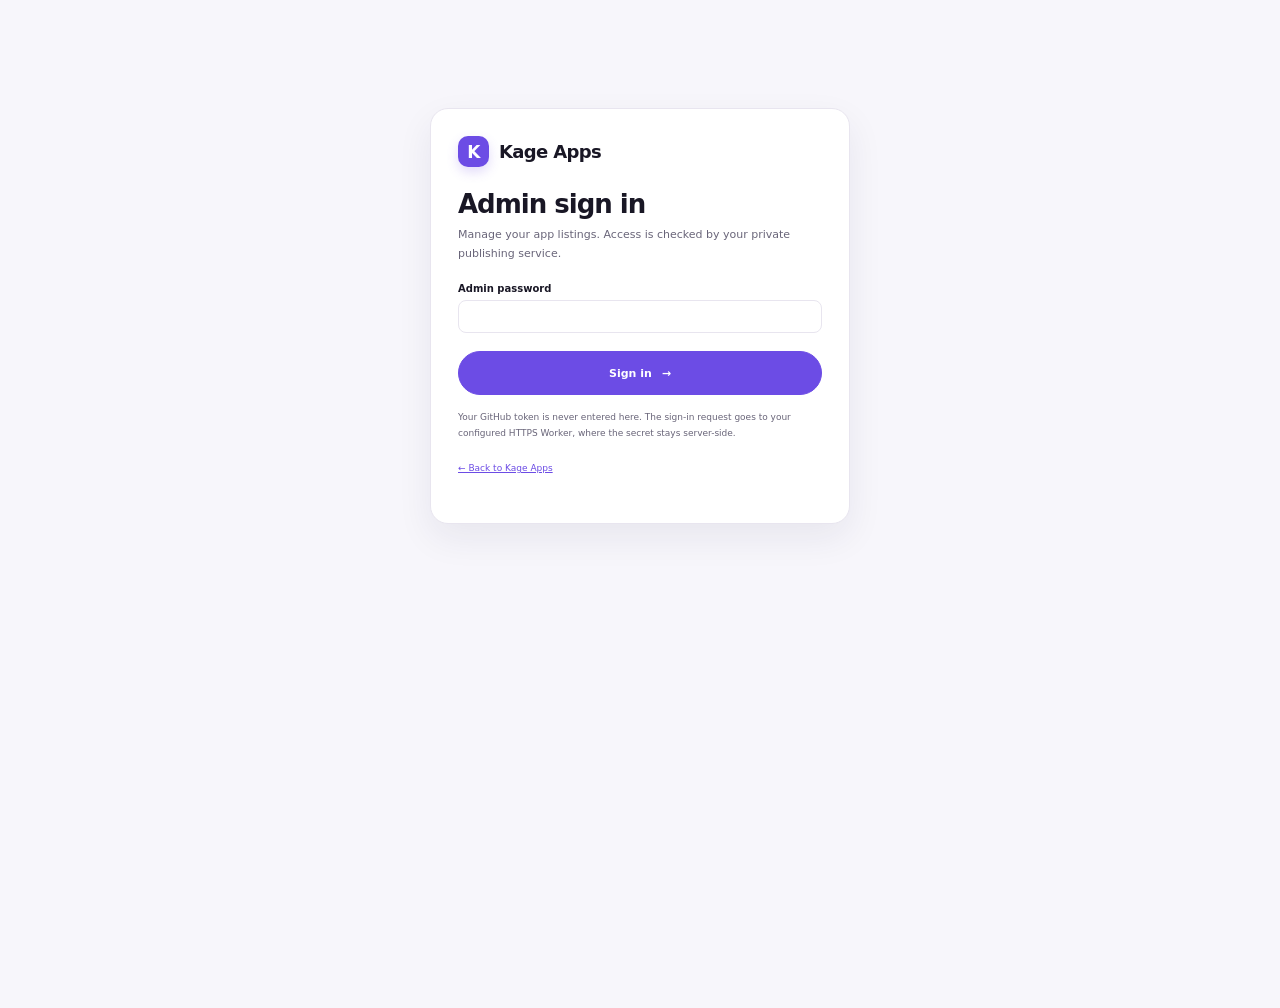
<file: catalog-login.html>
<!doctype html>
<html lang="en" data-root="../">
<head>
  <meta charset="utf-8"><meta name="viewport" content="width=device-width, initial-scale=1"><meta name="theme-color" content="#f7f6fb">
  <title>Admin sign in — Kage Apps</title><link rel="stylesheet" href="../css/style.css">
  <script defer src="config.js"></script><script defer src="login.js"></script>
</head>
<body class="admin-page">
  <main class="login-card">
    <a class="brand" href="../index.html"><span class="brand-mark">K</span><span>Kage Apps</span></a>
    <h1>Admin sign in</h1><p>Manage your app listings. Access is checked by your private publishing service.</p>
    <div id="login-message" class="admin-banner info" hidden></div>
    <form id="login-form"><div class="form-field"><label for="admin-password">Admin password</label><input id="admin-password" name="password" type="password" autocomplete="current-password" required minlength="10"></div><button class="button button-dark" type="submit">Sign in <span aria-hidden="true">→</span></button></form>
    <p class="login-footnote">Your GitHub token is never entered here. The sign-in request goes to your configured HTTPS Worker, where the secret stays server-side.</p>
    <p class="login-footnote"><a href="../index.html">← Back to Kage Apps</a></p>
  </main>
</body>
</html>
</file>
<file: css/style.css>
:root{color-scheme:light;--bg:#f7f6fb;--surface:#fff;--surface-2:#f0edfb;--ink:#191725;--muted:#696579;--line:#e8e5ef;--accent:#6c4ce5;--accent-strong:#5335c5;--accent-soft:#ede9ff;--shadow:0 14px 36px rgba(34,25,74,.07);--radius:16px;font-family:Inter,ui-sans-serif,system-ui,-apple-system,BlinkMacSystemFont,"Segoe UI",sans-serif}*{box-sizing:border-box}html{scroll-behavior:smooth}body{margin:0;min-width:320px;background:var(--bg);color:var(--ink);font-family:Inter,ui-sans-serif,system-ui,-apple-system,BlinkMacSystemFont,"Segoe UI",sans-serif;-webkit-font-smoothing:antialiased}a{color:inherit;text-decoration:none}button,input,select,textarea{font:inherit;color:inherit}button{cursor:pointer}button:focus-visible,a:focus-visible,input:focus-visible,select:focus-visible,textarea:focus-visible{outline:3px solid rgba(108,76,229,.28);outline-offset:3px}.page-wrap{width:min(1120px,calc(100% - 48px));margin-inline:auto}.site-header{width:min(1200px,calc(100% - 48px));height:76px;margin:0 auto;display:flex;align-items:center;justify-content:space-between;gap:28px;border-bottom:1px solid var(--line)}.brand{display:inline-flex;align-items:center;gap:10px;font-size:18px;font-weight:800;letter-spacing:-.65px;white-space:nowrap}.brand-mark{width:31px;height:31px;border-radius:10px;background:var(--accent);color:#fff;display:grid;place-items:center;font-weight:800;font-size:17px;box-shadow:0 5px 12px rgba(108,76,229,.2)}.main-nav{display:flex;gap:27px;margin-left:30px}.nav-link{font-size:12px;font-weight:600;color:var(--muted);padding:29px 0 26px;border-bottom:2px solid transparent}.nav-link:hover,.nav-link.active{color:var(--ink);border-bottom-color:var(--accent)}.header-actions{display:flex;align-items:center;gap:10px}.header-search{width:210px;height:38px;border:1px solid var(--line);border-radius:999px;background:var(--surface);display:flex;align-items:center;gap:8px;padding:0 11px;color:var(--muted)}.header-search>span,.large-search>span{font-size:21px;line-height:1}.header-search input{width:100%;min-width:0;border:0;outline:0;background:transparent;font-size:11px;color:var(--ink)}.header-search input::placeholder{color:var(--muted)}.header-search kbd{font-family:inherit;font-size:10px;border:1px solid var(--line);border-radius:5px;padding:1px 4px}.icon-button{width:37px;height:37px;border:1px solid var(--line);border-radius:50%;background:var(--surface);display:grid;place-items:center;font-size:15px;transition:background .15s,border-color .15s}.icon-button:hover{background:var(--accent-soft);border-color:var(--accent)}
.hero{min-height:425px;margin-top:28px;display:grid;grid-template-columns:1fr .78fr;gap:7%;align-items:center;padding:55px 6.5%;border-radius:24px;background:var(--surface);border:1px solid var(--line);box-shadow:var(--shadow)}.hero-copy{max-width:550px}.eyebrow{margin:0 0 14px;font-size:10px;font-weight:750;letter-spacing:1.55px;color:var(--accent);text-transform:uppercase}.hero h1,.search-intro h1{font-size:clamp(48px,6.6vw,76px);line-height:.99;letter-spacing:-4.6px;margin:0;font-weight:800}.hero h1 span,.search-intro h1 span{color:var(--accent)}.hero-description{max-width:390px;font-size:14px;line-height:1.75;color:var(--muted);margin:20px 0 24px}.button{min-height:44px;padding:0 17px;display:inline-flex;align-items:center;justify-content:center;gap:10px;border:1px solid var(--accent);border-radius:999px;font-size:11px;font-weight:700;transition:transform .16s,background .16s,color .16s,border-color .16s}.button:hover{transform:translateY(-2px)}.button-dark{background:var(--accent);color:#fff}.button-dark:hover{background:var(--accent-strong);border-color:var(--accent-strong)}.button-outline{background:var(--surface);color:var(--accent)}.button-outline:hover{background:var(--accent-soft)}.button-disabled{background:var(--surface-2);color:var(--muted);border-color:var(--line);cursor:not-allowed}.hero-art{height:270px;border-radius:20px;background:linear-gradient(145deg,#332569 0%,#6c4ce5 58%,#8b71ef 100%);color:#fff;position:relative;overflow:hidden;display:flex;flex-direction:column;justify-content:space-between;padding:17px}.hero-art:before{content:"";position:absolute;width:255px;height:255px;border-radius:50%;border:1px solid rgba(255,255,255,.21);right:-78px;top:43px}.hero-art:after{content:"";position:absolute;width:190px;height:190px;border-radius:50%;border:1px solid rgba(255,255,255,.2);right:-47px;top:76px}.hero-art-top,.hero-art-bottom{z-index:1;display:flex;justify-content:space-between;font-size:9px;letter-spacing:1.2px;font-weight:700}.hero-monogram{position:absolute;inset:0;display:grid;place-items:center;font-size:177px;line-height:1;font-weight:850;letter-spacing:-15px;color:#fff}.hero-art-index{position:absolute;z-index:2;right:17px;top:50%;transform:translateY(-50%);font-size:10px;writing-mode:vertical-rl;letter-spacing:2px}
.section-block{padding-top:72px}.section-heading{display:flex;align-items:flex-end;justify-content:space-between;margin-bottom:20px}.section-heading .eyebrow{margin-bottom:7px}.section-heading h2,.category-intro h2{font-size:27px;line-height:1.12;letter-spacing:-1.1px;margin:0;font-weight:800}.text-link{font-size:11px;font-weight:700;color:var(--accent);padding-bottom:3px}.text-link span{margin-left:5px}.text-link:hover{text-decoration:underline}.app-grid{display:grid;grid-template-columns:repeat(3,minmax(0,1fr));gap:12px}.app-card{min-height:124px;padding:16px 14px;display:flex;align-items:center;gap:10px;background:var(--surface);border:1px solid var(--line);border-radius:15px;box-shadow:0 3px 12px rgba(25,23,37,.025);transition:transform .17s,border-color .17s,box-shadow .17s}.app-card:hover{transform:translateY(-3px);border-color:#c7baf7;box-shadow:var(--shadow)}.card-main{display:flex;align-items:flex-start;gap:12px;min-width:0;flex:1}.app-icon{width:49px;height:49px;flex:0 0 49px;display:grid;place-items:center;overflow:hidden;position:relative;border-radius:14px}.app-icon.ink{background:var(--accent);color:#fff}.app-icon.paper{background:var(--accent-soft);color:var(--accent-strong)}.app-icon img{width:100%;height:100%;object-fit:cover;position:absolute;inset:0}.app-icon-large{width:104px;height:104px;flex-basis:104px;border-radius:27px}.icon-glyph{font-size:21px;font-weight:800;text-transform:uppercase}.app-icon-large .icon-glyph{font-size:43px}.card-copy{min-width:0;padding-top:1px}.card-title-line{display:flex;align-items:center;gap:6px;flex-wrap:wrap}.card-copy h3{font-size:13px;margin:0;font-weight:750;letter-spacing:-.15px;white-space:nowrap;overflow:hidden;text-overflow:ellipsis}.card-copy>p{font-size:10px;line-height:1.55;color:var(--muted);margin:6px 0 8px;display:-webkit-box;-webkit-line-clamp:2;-webkit-box-orient:vertical;overflow:hidden}.card-meta{display:flex;gap:6px;align-items:center;font-size:9px;color:var(--muted)}.meta-separator{font-weight:700}.sample-tag{display:inline-flex;align-items:center;background:var(--accent-soft);color:var(--accent-strong);border-radius:999px;padding:3px 7px;font-size:8px;font-weight:750;white-space:nowrap}.card-download{width:31px;height:31px;border:1px solid var(--accent-soft);border-radius:50%;background:var(--accent-soft);color:var(--accent);display:grid;place-items:center;flex:0 0 31px;font-size:17px;font-weight:700;transition:background .15s,color .15s}.card-download:hover{background:var(--accent);color:#fff}.card-download-disabled{background:var(--surface-2);color:#aaa5b6;cursor:not-allowed}.loading-card,.empty-inline{border:1px dashed #d7d1e5;border-radius:14px;padding:22px;font-size:12px;grid-column:1/-1;background:var(--surface);color:var(--muted)}.latest-block{padding-top:60px}.category-section{display:grid;grid-template-columns:.8fr 1.2fr;gap:40px;padding-top:78px;padding-bottom:78px;align-items:center}.category-intro h2{font-size:32px}.category-intro>p:last-child{font-size:12px;line-height:1.7;color:var(--muted);max-width:235px;margin-top:12px}.category-list{display:grid;grid-template-columns:repeat(2,minmax(0,1fr));gap:9px}.category-chip{min-height:54px;border:1px solid var(--line);border-radius:13px;background:var(--surface);display:flex;align-items:center;gap:10px;padding:0 12px;font-size:11px;font-weight:700;transition:transform .15s,border .15s,background .15s}.category-chip:hover{transform:translateY(-2px);border-color:#baa9f2;background:#faf9ff}.category-chip-icon{width:28px;height:28px;border-radius:9px;background:var(--accent-soft);color:var(--accent);display:grid;place-items:center;font-size:14px}.category-arrow{margin-left:auto;color:var(--accent)}.site-footer{background:#171522;color:#fff}.footer-inner{min-height:76px;display:flex;align-items:center;gap:18px}.footer-brand{font-size:14px}.footer-brand .brand-mark{width:25px;height:25px;border-radius:8px;background:#fff;color:var(--accent);font-size:14px}.footer-inner>p,.footer-admin,.footer-copy{font-size:10px}.footer-inner>p{margin:0;color:#dedbea}.footer-admin{margin-left:auto;color:#fff;border-bottom:1px solid #fff;padding-bottom:2px}.footer-copy{margin-left:4px;color:#dedbea}
.search-main{padding-top:68px;padding-bottom:82px}.search-intro{max-width:700px;margin-bottom:36px}.search-intro .eyebrow{margin-bottom:14px}.search-intro h1{font-size:62px}.large-search{display:flex;align-items:center;gap:10px;margin-top:25px;padding:6px 7px 6px 14px;border:1px solid var(--line);border-radius:999px;background:var(--surface);box-shadow:0 4px 14px rgba(25,23,37,.025)}.large-search>span{color:var(--accent)}.large-search input{flex:1;min-width:0;border:0;outline:0;background:transparent;font-size:12px;color:var(--ink)}.large-search input::placeholder{color:var(--muted)}.large-search .button{min-height:36px;padding-inline:16px}.search-meta{display:flex;align-items:center;justify-content:space-between;margin-top:23px}.search-meta p,.sort-control{font-size:10px;color:var(--muted);margin:0}.sort-control{display:flex;align-items:center;gap:8px}.sort-control select{border:1px solid var(--line);border-radius:8px;background:var(--surface);padding:6px 20px 6px 8px;font-size:10px;color:var(--ink)}.search-grid{grid-template-columns:repeat(3,minmax(0,1fr))}.empty-state,.not-found{text-align:center;padding:55px 20px;max-width:440px;margin:0 auto}.empty-illustration{margin:0 auto 17px;width:58px;height:58px;border-radius:19px;background:var(--accent-soft);color:var(--accent);display:grid;place-items:center;font-size:28px;font-weight:700}.empty-state h2,.not-found h1{font-size:25px;letter-spacing:-1px;margin:0 0 9px}.empty-state p,.not-found p{font-size:12px;line-height:1.6;color:var(--muted);margin:0 0 19px}.detail-main{padding-top:34px;padding-bottom:78px;min-height:65vh}.back-link{font-size:11px;font-weight:600;color:var(--muted);display:inline-flex;gap:7px;align-items:center;margin-bottom:23px}.back-link:hover{color:var(--accent)}.detail-shell{background:var(--surface);border:1px solid var(--line);border-radius:21px;padding:40px 46px;box-shadow:0 7px 24px rgba(25,23,37,.03)}.detail-hero{display:flex;align-items:center;gap:26px;padding:5px 0 34px;border-bottom:1px solid var(--line)}.detail-copy{min-width:0}.detail-label-row{display:flex;gap:8px;align-items:center}.detail-category{font-size:9px;text-transform:uppercase;letter-spacing:1.2px;font-weight:750;color:var(--accent)}.detail-copy h1{font-size:34px;line-height:1.1;letter-spacing:-1.45px;margin:10px 0 7px}.detail-subtitle{font-size:13px;color:var(--muted);margin:0}.detail-actions{display:flex;gap:9px;flex-wrap:wrap;margin-top:19px}.detail-actions .button{font-size:10px;min-height:40px}.detail-lower{display:grid;grid-template-columns:1fr 270px;gap:44px;padding-top:32px}.detail-description h2{font-size:19px;letter-spacing:-.5px;margin:0 0 12px}.detail-description>p:last-child{font-size:12px;line-height:1.8;color:var(--muted);white-space:pre-wrap}.spec-card{background:var(--surface-2);border-radius:14px;padding:18px}.spec-card h2{font-size:13px;margin:0 0 13px}.spec-card dl{margin:0}.spec-card dl>div{display:flex;justify-content:space-between;gap:8px;padding:9px 0;border-top:1px solid #dcd7e8;font-size:10px}.spec-card dt{color:var(--muted)}.spec-card dd{margin:0;text-align:right;font-weight:700}.toast{position:fixed;left:50%;bottom:20px;transform:translate(-50%,12px);background:#171522;color:#fff;border-radius:999px;padding:11px 16px;font-size:11px;box-shadow:var(--shadow);opacity:0;pointer-events:none;transition:opacity .2s,transform .2s;z-index:50}.toast.visible{opacity:1;transform:translate(-50%,0)}
.admin-page{background:var(--bg);min-height:100vh}.admin-wrap{width:min(1100px,calc(100% - 40px));margin:0 auto;padding:25px 0 55px}.admin-top{display:flex;justify-content:space-between;align-items:center;margin-bottom:25px}.admin-top .brand{font-size:16px}.admin-top-actions{display:flex;gap:14px;align-items:center}.admin-top-actions a,.admin-top-actions button{font-size:10px;color:var(--muted);background:transparent;border:0;cursor:pointer}.admin-top-actions a:hover,.admin-top-actions button:hover{color:var(--accent)}.admin-title{display:flex;justify-content:space-between;align-items:end;margin-bottom:20px}.admin-title h1{font-size:30px;letter-spacing:-1px;margin:0}.admin-title p{font-size:11px;color:var(--muted);margin:8px 0 0}.admin-grid{display:grid;grid-template-columns:1fr 1.15fr;gap:15px;align-items:start}.admin-panel{background:var(--surface);border:1px solid var(--line);border-radius:15px;padding:20px;box-shadow:0 4px 14px rgba(25,23,37,.025)}.admin-panel h2{font-size:14px;margin:0 0 16px}.admin-form{display:grid;grid-template-columns:1fr 1fr;gap:11px}.form-field{display:flex;flex-direction:column;gap:6px;min-width:0}.form-field.full{grid-column:1/-1}.form-field label{font-size:10px;font-weight:700}.form-field input,.form-field textarea,.form-field select{width:100%;border:1px solid var(--line);background:var(--surface);border-radius:8px;padding:9px 10px;font-size:11px;outline:none}.form-field input:focus,.form-field textarea:focus,.form-field select:focus{border-color:var(--accent)}.form-field textarea{min-height:76px;resize:vertical}.form-check{display:flex;align-items:center;gap:8px;font-size:11px;color:var(--muted)}.form-check input{accent-color:var(--accent)}.admin-form-actions{grid-column:1/-1;display:flex;gap:8px;margin-top:4px}.admin-form-actions .button{min-height:36px;font-size:10px}.admin-app-list{display:flex;flex-direction:column;gap:7px;max-height:570px;overflow:auto}.admin-search{width:100%;height:36px;border:1px solid var(--line);border-radius:8px;background:var(--surface);padding:0 10px;font-size:11px;margin-bottom:12px}.admin-app-row{display:flex;align-items:center;gap:9px;padding:9px;border:1px solid var(--line);border-radius:10px}.admin-app-row .app-icon{width:34px;height:34px;flex-basis:34px;border-radius:10px}.admin-row-name{min-width:0;flex:1}.admin-row-name strong{font-size:10px;display:block;white-space:nowrap;text-overflow:ellipsis;overflow:hidden}.admin-row-name span{font-size:9px;color:var(--muted)}.admin-row-actions{display:flex;gap:5px}.admin-row-actions button{border:1px solid var(--line);border-radius:6px;background:var(--surface);padding:5px 7px;font-size:9px}.admin-row-actions button:hover{border-color:var(--accent);color:var(--accent)}.admin-row-actions .delete-button{color:#b33252}.admin-note{margin-top:14px;border:1px solid var(--line);border-radius:9px;background:var(--surface-2);padding:10px;font-size:10px;line-height:1.6;color:var(--muted)}.admin-banner{padding:10px 12px;border:1px solid var(--line);border-radius:9px;font-size:11px;margin-bottom:14px}.admin-banner.info{background:var(--accent-soft);color:var(--accent-strong)}.admin-banner.error{background:#fff0f3;color:#9b2340;border-color:#f0bfd0}.publish-bar{display:flex;justify-content:space-between;align-items:center;gap:12px;margin-top:15px;padding-top:13px;border-top:1px solid var(--line)}.publish-bar p{font-size:10px;line-height:1.5;color:var(--muted);margin:0;max-width:340px}.publish-bar .button{min-height:37px;font-size:10px;white-space:nowrap}.status-line{font-size:10px;color:var(--muted);min-height:15px;margin-top:9px}.login-card{width:min(420px,calc(100% - 32px));margin:12vh auto 0;background:var(--surface);border:1px solid var(--line);border-radius:18px;padding:27px;box-shadow:var(--shadow)}.login-card h1{font-size:26px;letter-spacing:-1px;margin:22px 0 7px}.login-card>p{font-size:11px;line-height:1.7;color:var(--muted);margin:0 0 20px}.login-card .form-field{margin-bottom:13px}.login-card .button{width:100%;margin-top:5px}.login-footnote{margin-top:15px!important;font-size:9px!important}.login-footnote a{color:var(--accent);text-decoration:underline}
@keyframes card-in{from{opacity:0;transform:translateY(5px)}to{opacity:1;transform:translateY(0)}}
@media(max-width:900px){.hero{padding:42px 5%;grid-template-columns:1fr .75fr;gap:4%}.hero h1{font-size:62px}.hero-art{height:230px}.hero-monogram{font-size:150px}.app-grid,.search-grid{grid-template-columns:repeat(2,minmax(0,1fr))}.detail-lower{grid-template-columns:1fr 235px;gap:24px}.detail-shell{padding:32px}.admin-grid{grid-template-columns:1fr 1fr}}
@media(max-width:650px){.page-wrap,.site-header{width:calc(100% - 28px)}.site-header{height:64px;gap:8px}.brand{font-size:15px;gap:7px}.brand-mark{width:27px;height:27px;font-size:15px}.main-nav{display:none}.header-actions{gap:6px}.header-search{width:min(43vw,175px);height:34px}.header-search kbd{display:none}.icon-button{width:33px;height:33px}.hero{margin-top:14px;min-height:0;display:block;padding:30px 19px 18px;border-radius:18px}.hero h1{font-size:47px;letter-spacing:-2.8px}.hero-description{font-size:12px;margin:15px 0 18px}.hero-art{height:180px;margin-top:25px;border-radius:15px}.hero-monogram{font-size:126px}.section-block{padding-top:48px}.section-heading h2{font-size:23px}.section-heading .eyebrow{font-size:9px}.text-link{font-size:10px}.app-grid,.search-grid{grid-template-columns:1fr;gap:8px}.app-card{min-height:103px;padding:12px;border-radius:13px}.card-download{width:29px;height:29px;flex-basis:29px}.category-section{grid-template-columns:1fr;gap:15px;padding-top:56px;padding-bottom:48px}.category-intro h2 br{display:none}.category-intro>p:last-child{margin-bottom:2px}.category-list{gap:7px}.category-chip{min-height:49px;padding:0 9px;font-size:10px}.footer-inner{min-height:88px;flex-wrap:wrap;gap:8px 13px;padding-block:15px}.footer-inner>p{order:3;width:100%}.footer-admin{margin-left:auto}.footer-copy{font-size:9px}.search-main{padding-top:47px;padding-bottom:56px}.search-intro h1{font-size:47px;letter-spacing:-2.8px}.large-search{margin-top:20px;padding-left:10px;gap:7px}.large-search input{font-size:11px}.large-search .button{min-height:34px;padding-inline:12px;font-size:10px}.search-meta{margin-top:17px}.detail-main{padding-top:21px;padding-bottom:45px}.detail-shell{padding:19px 14px;border-radius:16px}.detail-hero{align-items:flex-start;gap:12px;padding:3px 0 19px}.detail-icon-wrap,.app-icon-large{width:66px;height:66px;flex-basis:66px;border-radius:19px}.app-icon-large .icon-glyph{font-size:27px}.detail-copy h1{font-size:23px;letter-spacing:-.8px;margin:7px 0 5px}.detail-subtitle{font-size:10px;line-height:1.5}.detail-category{font-size:8px}.detail-actions{margin-top:12px;gap:6px}.detail-actions .button{min-height:34px;padding:0 9px;font-size:9px}.detail-lower{grid-template-columns:1fr;gap:17px;padding-top:20px}.detail-description h2{font-size:16px}.detail-description>p:last-child{font-size:11px}.spec-card{padding:13px}.spec-card dl>div{font-size:10px}.admin-wrap{width:calc(100% - 26px);padding-top:14px}.admin-title{align-items:flex-start;gap:10px;flex-direction:column}.admin-title h1{font-size:25px}.admin-grid{grid-template-columns:1fr}.admin-panel{padding:14px}.admin-form{gap:9px}.admin-app-list{max-height:330px}.login-card{padding:21px;margin-top:9vh}.publish-bar{align-items:flex-start;flex-direction:column}.publish-bar .button{width:100%}}
@media(prefers-reduced-motion:reduce){*,*::before,*::after{scroll-behavior:auto!important;animation-duration:.01ms!important;animation-iteration-count:1!important;transition-duration:.01ms!important}}
html[data-theme="dark"]{color-scheme:dark;--bg:#11101a;--surface:#191724;--surface-2:#242132;--ink:#f5f3fa;--muted:#b6b1c6;--line:#343043;--accent:#b6a1ff;--accent-strong:#c7b9ff;--accent-soft:#2b2540;--shadow:0 14px 36px rgba(0,0,0,.28)}html[data-theme="dark"] .site-header{border-color:var(--line)}html[data-theme="dark"] .brand-mark{background:var(--accent);color:#171522}html[data-theme="dark"] .hero{background:var(--surface);border-color:var(--line)}html[data-theme="dark"] .hero-art{background:linear-gradient(145deg,#30264e,#765ce0 62%,#8c75ec)}html[data-theme="dark"] .hero-description,html[data-theme="dark"] .card-copy>p,html[data-theme="dark"] .card-meta{color:var(--muted)}html[data-theme="dark"] .app-card,html[data-theme="dark"] .detail-shell,html[data-theme="dark"] .admin-panel,html[data-theme="dark"] .login-card{background:var(--surface);border-color:var(--line)}html[data-theme="dark"] .app-card:hover{border-color:var(--accent)}html[data-theme="dark"] .app-icon.ink{background:#7255dc;color:#fff}html[data-theme="dark"] .app-icon.paper{background:#2b2540;color:#c7b9ff}html[data-theme="dark"] .sample-tag{background:var(--accent-soft);color:var(--accent-strong)}html[data-theme="dark"] .card-download{background:var(--accent-soft);color:var(--accent)}html[data-theme="dark"] .card-download:hover{background:var(--accent);color:#171522}html[data-theme="dark"] .card-download-disabled{background:var(--surface-2);color:var(--muted)}html[data-theme="dark"] .category-chip{background:var(--surface);border-color:var(--line)}html[data-theme="dark"] .category-chip:hover{background:var(--accent-soft);border-color:var(--accent)}html[data-theme="dark"] .category-chip-icon{background:var(--accent-soft);color:var(--accent)}html[data-theme="dark"] .site-footer{background:#09090f}html[data-theme="dark"] .footer-brand .brand-mark{background:#f5f3fa;color:#171522}html[data-theme="dark"] .spec-card{background:var(--surface-2)}html[data-theme="dark"] .spec-card dl>div{border-color:var(--line)}html[data-theme="dark"] .header-search,html[data-theme="dark"] .large-search,html[data-theme="dark"] .icon-button,html[data-theme="dark"] .admin-search,html[data-theme="dark"] .sort-control select,html[data-theme="dark"] .form-field input,html[data-theme="dark"] .form-field textarea,html[data-theme="dark"] .form-field select,html[data-theme="dark"] .admin-row-actions button{background:var(--surface);color:var(--ink);border-color:var(--line)}html[data-theme="dark"] .icon-button:hover,html[data-theme="dark"] .admin-row-actions button:hover{background:var(--accent-soft);color:var(--accent)}html[data-theme="dark"] .admin-app-row{border-color:var(--line)}html[data-theme="dark"] .admin-note,html[data-theme="dark"] .admin-banner.info{background:var(--accent-soft);color:var(--accent-strong);border-color:var(--line)}html[data-theme="dark"] .admin-banner.error{background:#40202c;color:#ffbfd0;border-color:#633249}html[data-theme="dark"] .publish-bar{border-color:var(--line)}html[data-theme="dark"] .button-dark{background:var(--accent);color:#171522;border-color:var(--accent)}html[data-theme="dark"] .button-dark:hover{background:var(--accent-strong);border-color:var(--accent-strong)}html[data-theme="dark"] .button-outline{background:var(--surface);color:var(--accent);border-color:var(--accent)}html[data-theme="dark"] .button-outline:hover{background:var(--accent-soft)}html[data-theme="dark"] .button-disabled{background:var(--surface-2);color:var(--muted);border-color:var(--line)}html[data-theme="dark"] .loading-card,html[data-theme="dark"] .empty-inline{background:var(--surface);color:var(--muted);border-color:var(--line)}html[data-theme="dark"] .empty-illustration{background:var(--accent-soft);color:var(--accent)}html[data-theme="dark"] .toast{background:#f5f3fa;color:#171522}

/* Account, profile, and admin flows */
.account-link{font-size:14px;color:var(--accent);font-weight:800}.account-link-signed-in{background:var(--accent);color:#fff;border-color:var(--accent);font-size:12px}.auth-shell{min-height:100vh;width:min(100%,520px);margin:0 auto;padding:7vh 24px 28px;display:flex;flex-direction:column;align-items:center}.auth-brand{align-self:flex-start;margin:0 0 27px}.auth-card{width:100%;padding:32px;background:var(--surface);border:1px solid var(--line);border-radius:20px;box-shadow:var(--shadow)}.auth-card h1,.profile-main>h1,.settings-main>h1,.admin-page-heading h1{font-size:32px;line-height:1.12;letter-spacing:-1.3px;margin:0 0 8px}.auth-card .eyebrow{margin-bottom:12px}.auth-lead{font-size:12px;line-height:1.7;color:var(--muted);margin:0 0 22px}.auth-card form{display:flex;flex-direction:column;gap:13px}.auth-card .form-field{gap:6px}.auth-card .form-field label{font-size:11px}.auth-card .form-field input,.settings-panel .form-field input{padding:11px 12px;border-radius:9px;font-size:12px}.auth-card .form-field small,.profile-panel .form-field small{font-size:10px;color:var(--muted)}.auth-card .button{width:100%;margin-top:3px}.remember-check{margin:0 0 1px}.remember-check input{accent-color:var(--accent)}.auth-links{display:flex;align-items:center;justify-content:space-between;gap:10px;padding-top:2px;font-size:10px}.auth-links a,.auth-switch a{color:var(--accent);font-weight:700}.auth-links a:hover,.auth-switch a:hover{text-decoration:underline}.auth-switch{text-align:center;font-size:10px;color:var(--muted);margin:5px 0 0}.auth-back{margin-top:20px;align-self:flex-start;color:var(--muted);font-size:11px}.auth-back:hover{color:var(--accent)}.auth-message{width:100%;padding:11px 12px;border-radius:9px;font-size:11px;line-height:1.6;margin:0 0 13px}.auth-message[hidden]{display:none}.auth-message.error{background:#fff0f3;border:1px solid #f0bfd0;color:#9b2340}.auth-message.info{background:var(--accent-soft);border:1px solid var(--line);color:var(--accent-strong)}.auth-message.success{background:#eaf8f1;border:1px solid #bee9d3;color:#176340}.auth-status-toast{position:fixed;bottom:18px;left:50%;transform:translateX(-50%);width:min(520px,calc(100% - 32px));z-index:100;box-shadow:var(--shadow)}.download-notice{position:fixed;z-index:100;bottom:20px;left:50%;transform:translateX(-50%);width:min(500px,calc(100% - 28px));display:flex;justify-content:space-between;align-items:center;gap:18px;padding:15px 17px;background:var(--surface);border:1px solid var(--line);border-radius:16px;box-shadow:0 18px 55px rgba(22,17,46,.2)}.download-notice p{font-size:12px;line-height:1.5;margin:0}.download-notice-actions{display:flex;align-items:center;gap:8px;flex:0 0 auto}.download-notice .button{min-height:36px;font-size:10px}.download-notice .icon-button{width:34px;height:34px}
.profile-main{padding-top:48px;padding-bottom:76px;min-height:72vh}.profile-main>h1,.settings-main>h1,.admin-page-heading h1{margin-bottom:7px}.profile-summary{display:flex;align-items:center;gap:18px;padding:22px;margin:27px 0 17px;background:var(--surface);border:1px solid var(--line);border-radius:18px;box-shadow:0 4px 16px rgba(25,23,37,.025)}.profile-avatar{position:relative;width:72px;height:72px;flex:0 0 72px;border-radius:24px;background:var(--accent-soft);color:var(--accent);display:grid;place-items:center;font-size:27px;font-weight:800;overflow:hidden}.profile-avatar img{position:absolute;inset:0;width:100%;height:100%;object-fit:cover}.profile-summary-copy{min-width:0;flex:1}.profile-summary-copy h2{font-size:19px;letter-spacing:-.45px;margin:0 0 3px}.profile-summary-copy .auth-lead{margin:0;font-size:11px}.profile-meta{font-size:10px;color:var(--muted);margin:5px 0 0}.profile-stat{display:flex;flex-direction:column;align-items:flex-end;gap:3px;padding-left:15px;border-left:1px solid var(--line)}.profile-stat strong{font-size:25px;color:var(--accent)}.profile-stat span{font-size:9px;color:var(--muted);white-space:nowrap}.profile-grid{display:grid;grid-template-columns:.85fr 1.15fr;gap:15px}.profile-panel{padding:21px;background:var(--surface);border:1px solid var(--line);border-radius:16px;box-shadow:0 4px 16px rgba(25,23,37,.025)}.profile-panel .section-heading{margin-bottom:16px}.profile-panel .section-heading h2{font-size:19px}.profile-panel form{display:flex;flex-direction:column;gap:13px}.profile-panel .form-field input{border:1px solid var(--line);background:var(--surface);border-radius:9px;padding:10px 11px;font-size:11px}.profile-panel .form-field input:focus{border-color:var(--accent)}.profile-panel .button{align-self:flex-start;min-height:39px}.history-list,.admin-activity-list{display:flex;flex-direction:column;gap:7px;margin-bottom:15px}.history-row{display:flex;justify-content:space-between;align-items:center;gap:12px;padding:11px 12px;border:1px solid var(--line);border-radius:10px;background:var(--surface);font-size:11px}.history-row:hover{border-color:var(--accent);background:var(--accent-soft)}.history-row span{color:var(--muted);font-size:9px;white-space:nowrap}.history-empty{padding:15px 4px;color:var(--muted);font-size:11px;line-height:1.6;margin:0}.settings-main{padding-top:55px;padding-bottom:75px;min-height:76vh}.settings-panel{max-width:550px;margin-top:24px}.settings-panel form{max-width:390px}.settings-panel .button{margin-top:4px}.settings-footnote{font-size:10px;color:var(--muted);line-height:1.6;margin:12px 0 0}
.admin-site-header{height:70px}.admin-word{color:var(--accent);font-weight:600;font-size:11px;margin-left:5px}.admin-main{min-height:75vh;padding-top:47px;padding-bottom:70px}.admin-page-heading{display:flex;align-items:flex-end;justify-content:space-between;gap:20px;margin-bottom:23px}.admin-page-heading .auth-lead{margin:0}.admin-stat-grid{display:grid;grid-template-columns:repeat(2,minmax(0,1fr));gap:13px;margin-bottom:15px}.admin-stat-card{display:flex;flex-direction:column;gap:7px;padding:22px;background:var(--surface);border:1px solid var(--line);border-radius:16px;box-shadow:0 4px 16px rgba(25,23,37,.025)}.admin-stat-card>span{font-size:11px;color:var(--muted)}.admin-stat-card strong{font-size:32px;letter-spacing:-1px}.admin-stat-card small{font-size:9px;color:var(--muted)}.admin-content-grid{display:grid;grid-template-columns:1fr 1fr;gap:15px}.admin-activity-row{display:grid;grid-template-columns:minmax(0,1fr) auto;gap:5px 10px;padding:10px 0;border-bottom:1px solid var(--line)}.admin-activity-row strong{font-size:11px;overflow:hidden;text-overflow:ellipsis;white-space:nowrap}.admin-activity-row span{grid-column:1;font-size:9px;color:var(--muted);overflow:hidden;text-overflow:ellipsis;white-space:nowrap}.admin-activity-row time{grid-column:2;grid-row:1/3;align-self:center;font-size:9px;color:var(--muted);white-space:nowrap}.admin-search-input{width:min(260px,45vw);height:38px;padding:0 12px;border:1px solid var(--line);border-radius:10px;background:var(--surface);font-size:11px}.table-panel{padding:0;overflow:hidden}.table-scroll{overflow-x:auto}.users-table{width:100%;border-collapse:collapse;min-width:680px;text-align:left}.users-table th,.users-table td{padding:13px 14px;border-bottom:1px solid var(--line);font-size:10px;white-space:nowrap}.users-table th{font-size:9px;letter-spacing:.5px;text-transform:uppercase;color:var(--muted);background:var(--surface-2)}.users-table tbody tr:last-child td{border-bottom:0}.users-table td:nth-child(2){color:var(--muted)}.table-panel>.settings-footnote{padding:0 14px 12px}.admin-main>.auth-message{margin-bottom:15px}
html[data-theme="dark"] .auth-card,html[data-theme="dark"] .profile-summary,html[data-theme="dark"] .profile-panel,html[data-theme="dark"] .admin-stat-card{background:var(--surface);border-color:var(--line)}html[data-theme="dark"] .auth-message.error{background:#40202c;border-color:#633249;color:#ffbfd0}html[data-theme="dark"] .auth-message.success{background:#143528;border-color:#245c42;color:#b0efcd}html[data-theme="dark"] .auth-message.info{background:var(--accent-soft);color:var(--accent-strong)}html[data-theme="dark"] .account-link-signed-in{background:var(--accent);color:#171522}html[data-theme="dark"] .history-row{background:var(--surface);border-color:var(--line)}html[data-theme="dark"] .history-row:hover{background:var(--accent-soft);border-color:var(--accent)}html[data-theme="dark"] .users-table th{background:var(--surface-2)}html[data-theme="dark"] .users-table th,html[data-theme="dark"] .users-table td{border-color:var(--line)}html[data-theme="dark"] .download-notice{background:var(--surface);border-color:var(--line)}html[data-theme="dark"] .admin-search-input{background:var(--surface);border-color:var(--line);color:var(--ink)}
@media(max-width:760px){.profile-grid,.admin-content-grid{grid-template-columns:1fr}.admin-stat-grid{grid-template-columns:1fr 1fr}.profile-main,.settings-main,.admin-main{padding-top:34px}.admin-site-header{width:calc(100% - 28px)}.admin-site-header .header-actions{gap:5px}.admin-site-header .button{min-height:32px;padding:0 10px;font-size:9px}}
@media(max-width:560px){.auth-shell{padding:5vh 16px 22px}.auth-card{padding:23px 19px;border-radius:16px}.auth-card h1,.profile-main>h1,.settings-main>h1,.admin-page-heading h1{font-size:28px}.auth-back{padding-left:2px}.profile-summary{padding:16px;gap:12px;flex-wrap:wrap}.profile-avatar{width:58px;height:58px;flex-basis:58px;border-radius:19px;font-size:22px}.profile-summary-copy h2{font-size:16px}.profile-stat{margin-left:auto;padding-left:12px}.profile-panel{padding:16px}.admin-site-header .brand{font-size:0}.admin-site-header .brand-mark{font-size:15px}.admin-site-header .brand>span:last-child{font-size:12px}.admin-page-heading{align-items:flex-start;flex-direction:column}.admin-search-input{width:100%}.admin-stat-grid{gap:8px}.admin-stat-card{padding:15px}.admin-stat-card strong{font-size:27px}.download-notice{align-items:flex-start;flex-direction:column;gap:10px}.download-notice-actions{width:100%;justify-content:flex-end;order:2}}

[hidden]{display:none!important}
.auth-topbar{width:100%;display:flex;align-items:center;justify-content:space-between;margin-bottom:27px}.auth-topbar .auth-brand{align-self:auto;margin:0}
</file>
